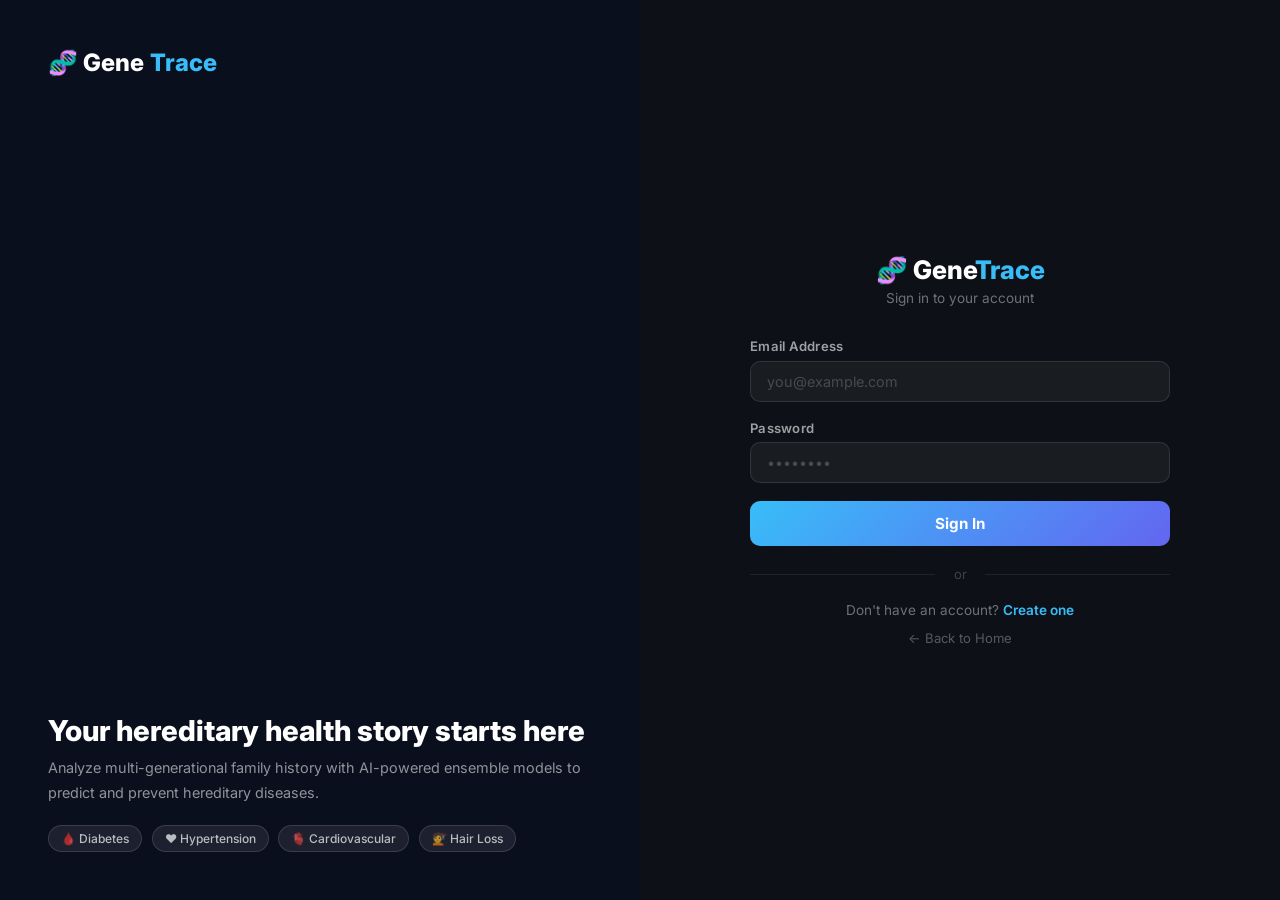
<file: templates/login.html>
<!DOCTYPE html>
<html lang="en">
<head>
<meta charset="UTF-8"><meta name="viewport" content="width=device-width,initial-scale=1">
<title>Login – GeneTrace</title>
<link href="https://fonts.googleapis.com/css2?family=Inter:wght@300;400;500;600;700;800&display=swap" rel="stylesheet">
<style>
*,*::before,*::after{box-sizing:border-box;margin:0;padding:0}
body{font-family:'Inter',system-ui,sans-serif;min-height:100vh;display:grid;grid-template-columns:1fr 1fr;background:#0a0f1e}
a{text-decoration:none;color:inherit}

/* LEFT PANEL */
.left{position:relative;overflow:hidden;display:flex;flex-direction:column;justify-content:flex-end;padding:3rem}
.left-bg{position:absolute;inset:0;background:url('https://images.unsplash.com/photo-1576091160399-112ba8d25d1d?w=900&q=80') center/cover no-repeat}
.left-overlay{position:absolute;inset:0;background:linear-gradient(180deg,rgba(10,15,30,.3) 0%,rgba(10,15,30,.92) 100%)}
.left-content{position:relative;z-index:1}
.left-brand{font-size:1.5rem;font-weight:800;color:#fff;margin-bottom:auto;position:absolute;top:3rem;left:3rem;display:flex;align-items:center;gap:.4rem}
.left-brand span{color:#38bdf8}
.left-content h2{font-size:1.8rem;font-weight:800;color:#fff;margin-bottom:.5rem;line-height:1.2}
.left-content p{color:rgba(255,255,255,.55);font-size:.9rem;line-height:1.7}
.left-badges{display:flex;gap:.6rem;flex-wrap:wrap;margin-top:1.25rem}
.badge{background:rgba(255,255,255,.08);border:1px solid rgba(255,255,255,.12);color:rgba(255,255,255,.7);padding:.3rem .75rem;border-radius:99px;font-size:.75rem;font-weight:500}

/* RIGHT PANEL */
.right{display:flex;align-items:center;justify-content:center;padding:2rem;background:#0d1117}
.auth-box{width:100%;max-width:420px}
.auth-logo{text-align:center;margin-bottom:2rem}
.auth-logo h1{font-size:1.6rem;font-weight:800;color:#fff}
.auth-logo h1 span{color:#38bdf8}
.auth-logo p{color:rgba(255,255,255,.4);font-size:.85rem;margin-top:.3rem}

/* FORM */
.form-group{margin-bottom:1.1rem}
.form-label{display:block;font-size:.82rem;font-weight:600;color:rgba(255,255,255,.6);margin-bottom:.4rem;letter-spacing:.02em}
.form-control{width:100%;padding:.7rem 1rem;background:rgba(255,255,255,.05);border:1.5px solid rgba(255,255,255,.1);border-radius:10px;font-size:.9rem;color:#fff;font-family:inherit;transition:all .2s;outline:none}
.form-control::placeholder{color:rgba(255,255,255,.2)}
.form-control:focus{border-color:#38bdf8;background:rgba(56,189,248,.05);box-shadow:0 0 0 3px rgba(56,189,248,.1)}
.btn-submit{width:100%;padding:.8rem;background:linear-gradient(135deg,#38bdf8,#6366f1);color:#fff;border:none;border-radius:10px;font-size:.95rem;font-weight:700;cursor:pointer;transition:all .25s;font-family:inherit;display:flex;align-items:center;justify-content:center;gap:.5rem;margin-top:.5rem}
.btn-submit:hover{transform:translateY(-1px);box-shadow:0 8px 24px rgba(56,189,248,.3)}
.btn-submit:disabled{opacity:.5;cursor:not-allowed;transform:none}
.divider{text-align:center;color:rgba(255,255,255,.2);font-size:.82rem;margin:1.25rem 0;position:relative}
.divider::before,.divider::after{content:'';position:absolute;top:50%;width:44%;height:1px;background:rgba(255,255,255,.08)}
.divider::before{left:0}.divider::after{right:0}
.auth-link{text-align:center;font-size:.85rem;color:rgba(255,255,255,.4)}
.auth-link a{color:#38bdf8;font-weight:600}
.auth-link a:hover{text-decoration:underline}
.back-link{text-align:center;margin-top:.75rem;font-size:.82rem}
.back-link a{color:rgba(255,255,255,.3)}
.back-link a:hover{color:rgba(255,255,255,.6)}

/* ALERT */
.alert{padding:.75rem 1rem;border-radius:8px;font-size:.85rem;display:flex;align-items:flex-start;gap:.5rem;margin-bottom:1rem}
.alert-danger{background:rgba(239,68,68,.1);border:1px solid rgba(239,68,68,.25);color:#fca5a5}
.alert-success{background:rgba(34,197,94,.1);border:1px solid rgba(34,197,94,.25);color:#86efac}

/* SPINNER */
.spinner{width:16px;height:16px;border:2px solid rgba(255,255,255,.3);border-top-color:#fff;border-radius:50%;animation:spin .7s linear infinite;display:inline-block}
@keyframes spin{to{transform:rotate(360deg)}}

@media(max-width:768px){
  body{grid-template-columns:1fr}
  .left{display:none}
}
</style>
</head>
<body>
<div class="left">
  <div class="left-bg"></div>
  <div class="left-overlay"></div>
  <div class="left-brand">🧬 Gene<span>Trace</span></div>
  <div class="left-content">
    <h2>Your hereditary health story starts here</h2>
    <p>Analyze multi-generational family history with AI-powered ensemble models to predict and prevent hereditary diseases.</p>
    <div class="left-badges">
      <span class="badge">🩸 Diabetes</span>
      <span class="badge">❤️ Hypertension</span>
      <span class="badge">🫀 Cardiovascular</span>
      <span class="badge">💇 Hair Loss</span>
    </div>
  </div>
</div>

<div class="right">
  <div class="auth-box">
    <div class="auth-logo">
      <h1>🧬 Gene<span>Trace</span></h1>
      <p>Sign in to your account</p>
    </div>
    <div id="alert-box"></div>
    <form id="login-form">
      <div class="form-group">
        <label class="form-label">Email Address</label>
        <input type="email" id="email" class="form-control" placeholder="you@example.com" required>
      </div>
      <div class="form-group">
        <label class="form-label">Password</label>
        <input type="password" id="password" class="form-control" placeholder="••••••••" required>
      </div>
      <button type="submit" class="btn-submit" id="login-btn">Sign In</button>
    </form>
    <div class="divider">or</div>
    <p class="auth-link">Don't have an account? <a href="/register">Create one</a></p>
    <p class="back-link"><a href="/">← Back to Home</a></p>
  </div>
</div>

<script src="/static/js/app.js"></script>
<script>
Auth.requireGuest();
document.getElementById('login-form').addEventListener('submit', async e => {
  e.preventDefault();
  const btn = document.getElementById('login-btn');
  const alertBox = document.getElementById('alert-box');
  alertBox.innerHTML = '';
  btn.disabled = true;
  btn.innerHTML = '<span class="spinner"></span> Signing in...';
  try {
    const fd = new FormData();
    fd.append('username', document.getElementById('email').value.trim());
    fd.append('password', document.getElementById('password').value);
    const data = await apiForm('/auth/login', fd);
    const user = await apiFetch('/auth/me', { headers: { Authorization: `Bearer ${data.access_token}` } });
    Auth.setSession(data.access_token, user);
    window.location.href = '/dashboard';
  } catch(err) {
    alertBox.innerHTML = `<div class="alert alert-danger">⚠ ${err.message}</div>`;
    btn.disabled = false;
    btn.innerHTML = 'Sign In';
  }
});
</script>
</body>
</html>
</file>
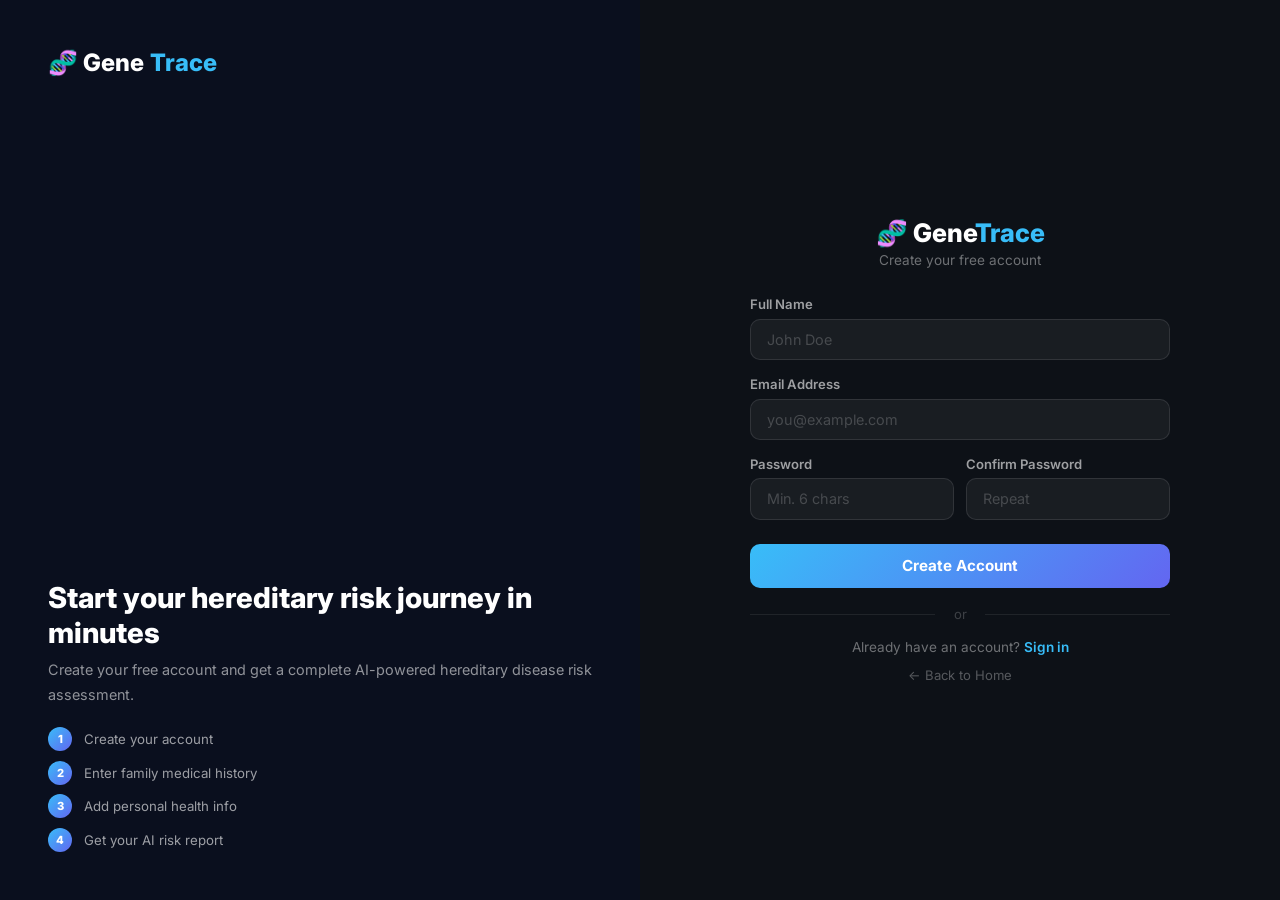
<file: templates/register.html>
<!DOCTYPE html>
<html lang="en">
<head>
<meta charset="UTF-8"><meta name="viewport" content="width=device-width,initial-scale=1">
<title>Register – GeneTrace</title>
<link href="https://fonts.googleapis.com/css2?family=Inter:wght@300;400;500;600;700;800&display=swap" rel="stylesheet">
<style>
*,*::before,*::after{box-sizing:border-box;margin:0;padding:0}
body{font-family:'Inter',system-ui,sans-serif;min-height:100vh;display:grid;grid-template-columns:1fr 1fr;background:#0a0f1e}
a{text-decoration:none;color:inherit}
.left{position:relative;overflow:hidden;display:flex;flex-direction:column;justify-content:flex-end;padding:3rem}
.left-bg{position:absolute;inset:0;background:url('https://images.unsplash.com/photo-1530026405186-ed1f139313f8?w=900&q=80') center/cover no-repeat}
.left-overlay{position:absolute;inset:0;background:linear-gradient(180deg,rgba(10,15,30,.3) 0%,rgba(10,15,30,.92) 100%)}
.left-content{position:relative;z-index:1}
.left-brand{font-size:1.5rem;font-weight:800;color:#fff;position:absolute;top:3rem;left:3rem;display:flex;align-items:center;gap:.4rem}
.left-brand span{color:#38bdf8}
.left-content h2{font-size:1.8rem;font-weight:800;color:#fff;margin-bottom:.5rem;line-height:1.2}
.left-content p{color:rgba(255,255,255,.55);font-size:.9rem;line-height:1.7}
.steps-mini{display:flex;flex-direction:column;gap:.6rem;margin-top:1.25rem}
.step-mini{display:flex;align-items:center;gap:.75rem;color:rgba(255,255,255,.6);font-size:.83rem}
.step-mini-num{width:24px;height:24px;border-radius:50%;background:linear-gradient(135deg,#38bdf8,#6366f1);color:#fff;font-size:.7rem;font-weight:800;display:flex;align-items:center;justify-content:center;flex-shrink:0}
.right{display:flex;align-items:center;justify-content:center;padding:2rem;background:#0d1117}
.auth-box{width:100%;max-width:420px}
.auth-logo{text-align:center;margin-bottom:1.75rem}
.auth-logo h1{font-size:1.6rem;font-weight:800;color:#fff}
.auth-logo h1 span{color:#38bdf8}
.auth-logo p{color:rgba(255,255,255,.4);font-size:.85rem;margin-top:.3rem}
.form-group{margin-bottom:1rem}
.form-label{display:block;font-size:.82rem;font-weight:600;color:rgba(255,255,255,.6);margin-bottom:.4rem}
.form-control{width:100%;padding:.7rem 1rem;background:rgba(255,255,255,.05);border:1.5px solid rgba(255,255,255,.1);border-radius:10px;font-size:.9rem;color:#fff;font-family:inherit;transition:all .2s;outline:none}
.form-control::placeholder{color:rgba(255,255,255,.2)}
.form-control:focus{border-color:#38bdf8;background:rgba(56,189,248,.05);box-shadow:0 0 0 3px rgba(56,189,248,.1)}
.form-row{display:grid;grid-template-columns:1fr 1fr;gap:.75rem}
.btn-submit{width:100%;padding:.8rem;background:linear-gradient(135deg,#38bdf8,#6366f1);color:#fff;border:none;border-radius:10px;font-size:.95rem;font-weight:700;cursor:pointer;transition:all .25s;font-family:inherit;display:flex;align-items:center;justify-content:center;gap:.5rem;margin-top:.5rem}
.btn-submit:hover{transform:translateY(-1px);box-shadow:0 8px 24px rgba(56,189,248,.3)}
.btn-submit:disabled{opacity:.5;cursor:not-allowed;transform:none}
.divider{text-align:center;color:rgba(255,255,255,.2);font-size:.82rem;margin:1.1rem 0;position:relative}
.divider::before,.divider::after{content:'';position:absolute;top:50%;width:44%;height:1px;background:rgba(255,255,255,.08)}
.divider::before{left:0}.divider::after{right:0}
.auth-link{text-align:center;font-size:.85rem;color:rgba(255,255,255,.4)}
.auth-link a{color:#38bdf8;font-weight:600}
.back-link{text-align:center;margin-top:.75rem;font-size:.82rem}
.back-link a{color:rgba(255,255,255,.3)}
.alert{padding:.75rem 1rem;border-radius:8px;font-size:.85rem;display:flex;align-items:flex-start;gap:.5rem;margin-bottom:1rem}
.alert-danger{background:rgba(239,68,68,.1);border:1px solid rgba(239,68,68,.25);color:#fca5a5}
.alert-success{background:rgba(34,197,94,.1);border:1px solid rgba(34,197,94,.25);color:#86efac}
.spinner{width:16px;height:16px;border:2px solid rgba(255,255,255,.3);border-top-color:#fff;border-radius:50%;animation:spin .7s linear infinite;display:inline-block}
@keyframes spin{to{transform:rotate(360deg)}}
@media(max-width:768px){body{grid-template-columns:1fr}.left{display:none}}
</style>
</head>
<body>
<div class="left">
  <div class="left-bg"></div>
  <div class="left-overlay"></div>
  <div class="left-brand">🧬 Gene<span>Trace</span></div>
  <div class="left-content">
    <h2>Start your hereditary risk journey in minutes</h2>
    <p>Create your free account and get a complete AI-powered hereditary disease risk assessment.</p>
    <div class="steps-mini">
      <div class="step-mini"><div class="step-mini-num">1</div>Create your account</div>
      <div class="step-mini"><div class="step-mini-num">2</div>Enter family medical history</div>
      <div class="step-mini"><div class="step-mini-num">3</div>Add personal health info</div>
      <div class="step-mini"><div class="step-mini-num">4</div>Get your AI risk report</div>
    </div>
  </div>
</div>
<div class="right">
  <div class="auth-box">
    <div class="auth-logo">
      <h1>🧬 Gene<span>Trace</span></h1>
      <p>Create your free account</p>
    </div>
    <div id="alert-box"></div>
    <form id="reg-form">
      <div class="form-group">
        <label class="form-label">Full Name</label>
        <input type="text" id="full_name" class="form-control" placeholder="John Doe" required>
      </div>
      <div class="form-group">
        <label class="form-label">Email Address</label>
        <input type="email" id="email" class="form-control" placeholder="you@example.com" required>
      </div>
      <div class="form-row">
        <div class="form-group">
          <label class="form-label">Password</label>
          <input type="password" id="password" class="form-control" placeholder="Min. 6 chars" required minlength="6">
        </div>
        <div class="form-group">
          <label class="form-label">Confirm Password</label>
          <input type="password" id="confirm" class="form-control" placeholder="Repeat" required>
        </div>
      </div>
      <button type="submit" class="btn-submit" id="reg-btn">Create Account</button>
    </form>
    <div class="divider">or</div>
    <p class="auth-link">Already have an account? <a href="/login">Sign in</a></p>
    <p class="back-link"><a href="/">← Back to Home</a></p>
  </div>
</div>
<script src="/static/js/app.js"></script>
<script>
Auth.requireGuest();
document.getElementById('reg-form').addEventListener('submit', async e => {
  e.preventDefault();
  const btn = document.getElementById('reg-btn');
  const alertBox = document.getElementById('alert-box');
  alertBox.innerHTML = '';
  const pw = document.getElementById('password').value;
  const cf = document.getElementById('confirm').value;
  if (pw !== cf) { alertBox.innerHTML = '<div class="alert alert-danger">⚠ Passwords do not match.</div>'; return; }
  btn.disabled = true;
  btn.innerHTML = '<span class="spinner"></span> Creating account...';
  try {
    await apiFetch('/auth/register', { method:'POST', body: JSON.stringify({ full_name: document.getElementById('full_name').value.trim(), email: document.getElementById('email').value.trim(), password: pw }) });
    alertBox.innerHTML = '<div class="alert alert-success">✓ Account created! Redirecting to login...</div>';
    setTimeout(() => window.location.href = '/login', 1500);
  } catch(err) {
    alertBox.innerHTML = `<div class="alert alert-danger">⚠ ${err.message}</div>`;
    btn.disabled = false;
    btn.innerHTML = 'Create Account';
  }
});
</script>
</body>
</html>
</file>
